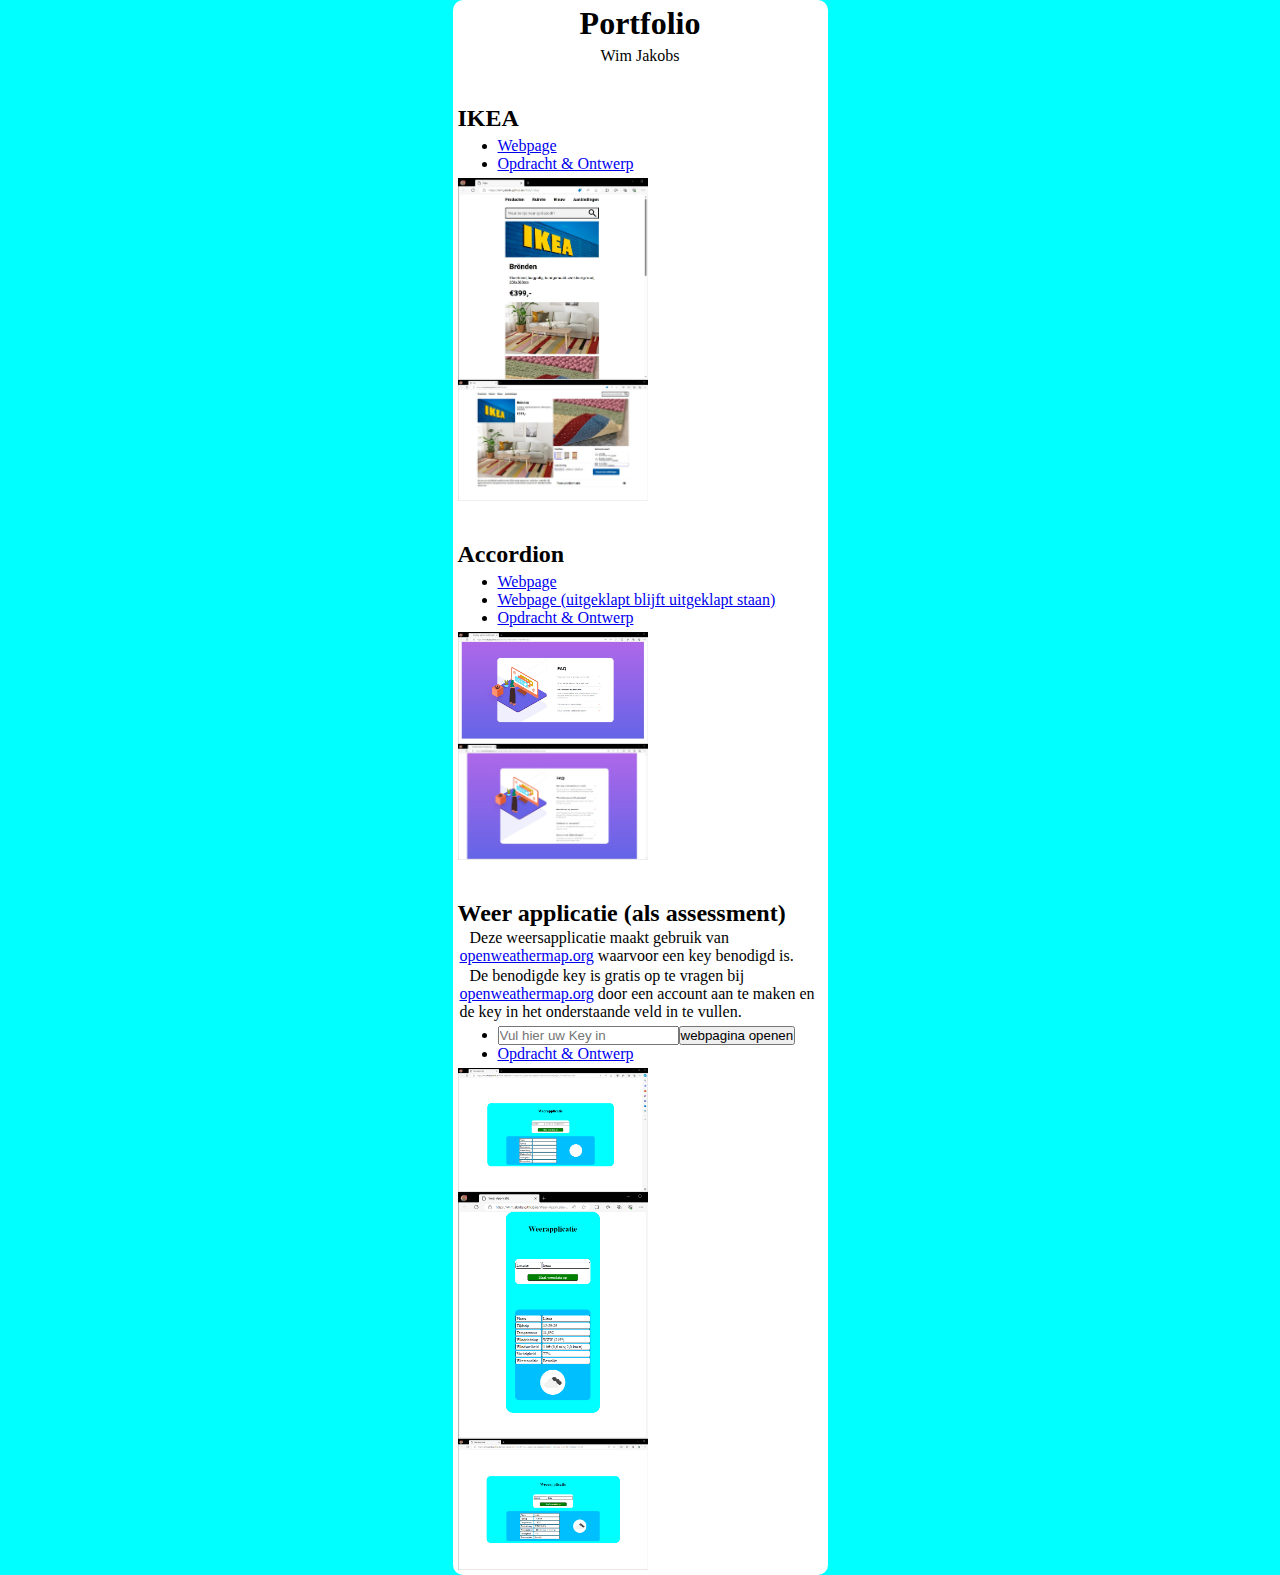
<file: index.html>
<!DOCTYPE html>
<html lang="nl">
    
	
	<head>
        <meta charset="UTF-8">
        <meta name="viewport" content="width=device-width, initial-scale=1.0"> <!-- displays site properly based on user's device -->

        <title>Portfolio</title>

    
        <!-- <link rel="stylesheet" href="./styles/stylesheet.css">   -->

        <style>


            * {
                margin: 0px;
                padding: 0px;
                box-sizing: border-box;
            }            


            body {
                background-color: aqua;
                height: 100vh;
                display: flex;
                flex-wrap: wrap;
                justify-content: center;
                align-content:center;

            }

            .container {
                /* margin-left: auto; */
                /* margin-right: auto; */
                padding: 5px;
                width: 1200px;
                background-color: white;
                border-radius: 10px;
            }

            h1 {
                text-align: center;
            }
            .naam {
                text-align: center;
                min-width: 100%;
            }

            h2 {
                margin-top: 40px;
                margin-bottom: 0px;
            }


            .links-linkjes-rechts-plaatjes {
                display: flex;
            }
            
            img {
                width: 190px;
            }


            div > ul {
                min-width: 600px;
                max-width: 600px;

                margin-block-start: 0em;
                margin-block-end: 0em;
                margin-inline-start: 0px;
                margin-inline-end: 0px;
                padding-inline-start: 40px;


                /* float: left; */
            
            }

            div > div {
                /* width: 600px; */
                min-width: 600px;
                max-width: 600px;
            }

            p {
                margin: 2px;
            }
        
            img {
                vertical-align: middle;
            }




            /* ----------------------------------------------- Mobile --------------------------------------------------- */

            @media screen and (max-width: 1300px) {


                body {
                    align-content:start;

                }                

                .container {
                    width: 375px;
                }
                
                .links-linkjes-rechts-plaatjes {
                    flex-direction: column;
                } 

                div > ul {
                    min-width: 365px;
                    max-width: 365px;
                    /* float: left; */
                
                }

                div > div {
                    /* width: 600px; */
                    min-width: 365px;
                    max-width: 365px;
                    margin-top: 5px;
                }                
                
                p {
                    /*padding-left: 5px;*/
                    text-indent: 10px;
                }

                
            }
        

        
        
        
        </style>







    </head>
    
    <body>


        <div class="container">
            <h1>Portfolio</h1>
            <div class="naam">Wim Jakobs</div>
            <!-- <br> -->
            <!-- <br> -->



                <h2>IKEA</h2>
                <div class="links-linkjes-rechts-plaatjes">
                    <ul>
                        <li><a href="https://wimjakobs.github.io/IKEA/index/" target="_blank">Webpage</a></li>
                        <li><a href="https://github.com/WimJakobs/IKEA" target="_blank">Opdracht & Ontwerp</a></li>
                    </ul>
                    <div>
                        <a href="./images/ikea-mobile-1.jpg" target="_blank"><img src="./images/ikea-mobile-1.jpg" ></a>
                        <a href="./images/ikea-desktop-1.jpg" target="_blank"><img src="./images/ikea-desktop-1.jpg"></a>
                    </div>
                </div>
                
                
                <h2>Accordion</h2>
                <div class="links-linkjes-rechts-plaatjes">
                    <ul>
                        <li><a href="https://wimjakobs.github.io/accordion/index-tekst-in-html-element/" target="_blank">Webpage</a></li>
                        <li><a href="https://wimjakobs.github.io/accordion/index-tekst-in-html-element/index.html?achterdeur=true" target="_blank">Webpage (uitgeklapt blijft uitgeklapt staan)</a></li>
                        <li><a href="https://github.com/WimJakobs/accordion" target="_blank">Opdracht & Ontwerp</a></li>
                    </ul>
                    <div>
                        <a href="./images/accordion-desktop-1.jpg" target="_blank"><img src="./images/accordion-desktop-1.jpg"></a>
                        <a href="./images/accordion-desktop-2.jpg" target="_blank"><img src="./images/accordion-desktop-2.jpg"></a>
                    </div>
                </div>



                <h2>Weer applicatie (als assessment)</h2>
                <p>Deze weersapplicatie maakt gebruik van <a href="https://openweathermap.org/" target="_blank">openweathermap.org</a> waarvoor een key benodigd is.</p>
                <p>De benodigde key is gratis op te vragen bij <a href="https://openweathermap.org/" target="_blank">openweathermap.org</a>  door een account aan te maken en de key in het onderstaande veld in te vullen.</p>
                <div class="links-linkjes-rechts-plaatjes">
                    <ul>
                        <li><input type="text" required placeholder="Vul hier uw Key in" name="key" id="key"><button id="enter">webpagina openen</button></li>
                        <li><a href="https://github.com/WimJakobs/Weer-Applicatie-Project-Assessment" target="_blank">Opdracht & Ontwerp</a></li>
                    </ul>   
                    <div>
                        <a href="./images/Weer-Applicatie-Project-screenshot-1.png" target="_blank"><img src="./images/Weer-Applicatie-Project-screenshot-1.png"></a>
                        <!-- <a href="./images/Weer-Applicatie-Project-screenshot-2.png" target="_blank"><img src="./images/Weer-Applicatie-Project-screenshot-2.png"></a> -->
                        <a href="./images/Weer-Applicatie-Project-screenshot-3.png" target="_blank"><img src="./images/Weer-Applicatie-Project-screenshot-3.png"></a>
                        <a href="./images/Weer-Applicatie-Project-screenshot-4.png" target="_blank"><img src="./images/Weer-Applicatie-Project-screenshot-4.png"></a>
                    </div>                 
                </div>
            </div>
            
            
                



        
    </body>

    <script>
        const key=document.getElementById('key');
        const enter=document.getElementById('enter');

        enter.addEventListener('click', urlOpenen);

        function urlOpenen() {
            if (key.value != "") {
                window.open("https://wimjakobs.github.io/Weer-Applicatie-Project/index__besproken_aanpassing-bestandsverwijzingen_URL.html?key=" + key.value);
            } else {
                if (window.confirm("Wilt u doorgaan zonder ingevulde key?")) {
                    window.open("https://wimjakobs.github.io/Weer-Applicatie-Project/index__besproken_aanpassing-bestandsverwijzingen_URL.html?key=" + key.value);
                }
            } 
        }
        

        
        
    </script>


</html>
</file>
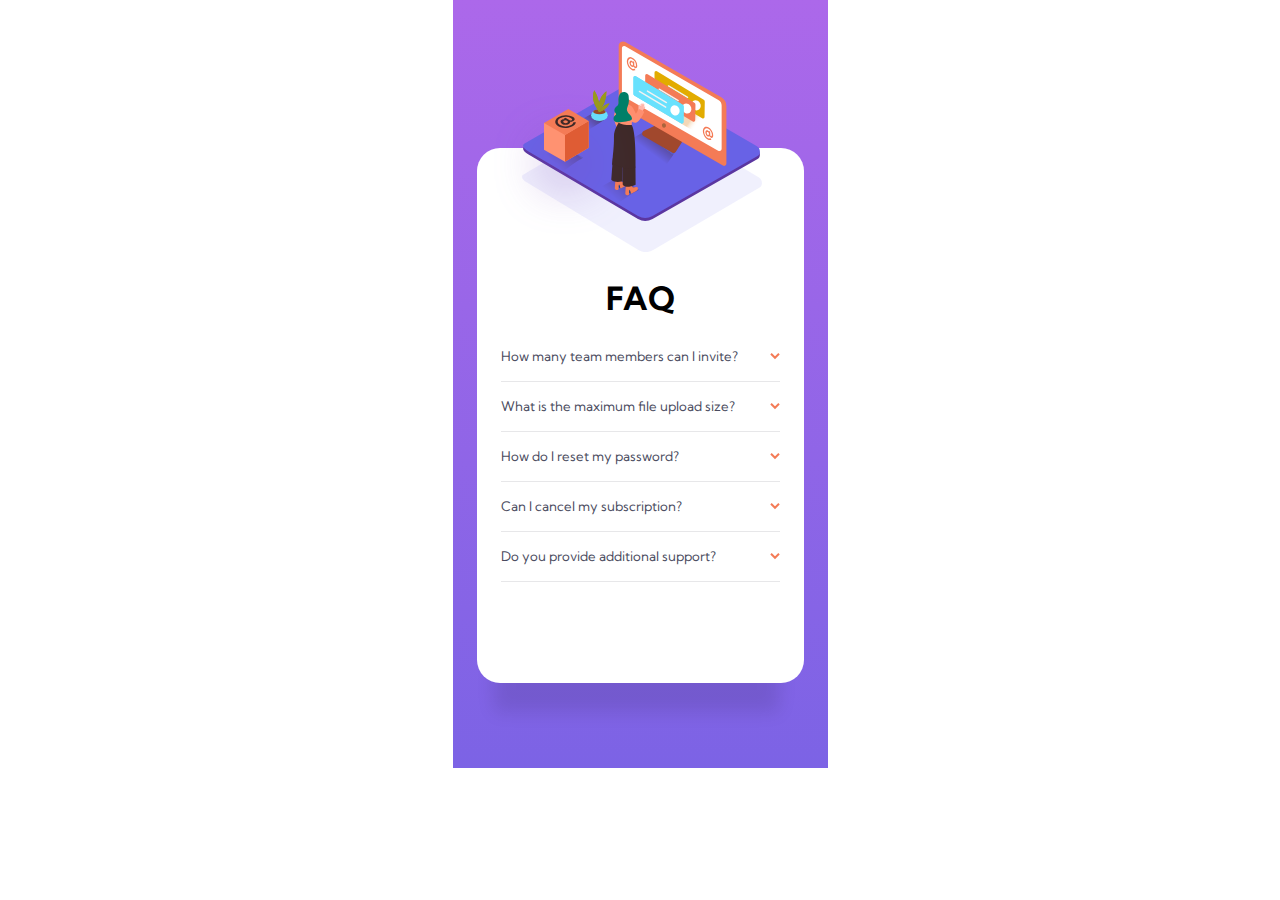
<file: accordion/index-tekst-in-html-element/index.html>
<!DOCTYPE html>
<html lang="en">
<head>
    <meta charset="UTF-8">
    <meta name="viewport" content="width=device-width, initial-scale=1.0"> <!-- displays site properly based on user's device -->

    <title>Frontend Mentor | FAQ Accordion Card</title>

    <link rel="preconnect" href="https://fonts.googleapis.com">
    <link rel="preconnect" href="https://fonts.gstatic.com" crossorigin>
    <link href="https://fonts.googleapis.com/css2?family=Kumbh+Sans:wght@400;700&display=swap" rel="stylesheet">

    <link rel="icon" type="image/png" sizes="32x32" href="../images/favicon-32x32.png">
    
    <link rel="stylesheet" href="./styles/stylesheet.css">

    

</head>
<body>
    <div class="container">   <!-- deze container is noodzaak omdat in <body> achtergrondkleur over de gehele scherm doorloopt -->
        <div class="container-sub">
            
            <div id="illustration-box-desktop"></div>
            
            <div class="container-h-vraag-antwoord">
                <h1 class="FAQ">FAQ</h1>
                
                <div class="vraag-en-antwoord">      <!-- deze div mag worden ingezet  want vraag en antwoord is als groep aan te merken.    Verder nodig voor event.target.ParentElement in JS -->
                    <div class="vraag">How many team members can I invite?<img src="../images/icon-arrow-down.svg" alt="arrow-down"></div>
                    <div class="antwoord">You can invite up to 2 additional users on the Free plan. There is no limit on 
                        team members for the Premium plan.</div>
                </div>

                <div class="vraag-en-antwoord">
                    <div class="vraag">What is the maximum file upload size?<img src="../images/icon-arrow-down.svg" alt="arrow-down"></div>
                    <div class="antwoord">No more than 2GB. All files in your account must fit your allotted storage space.</div>
                </div>

                <div class="vraag-en-antwoord">
                    <div class="vraag">How do I reset my password?<img src="../images/icon-arrow-down.svg"  alt="arrow-down"></div>
                    <div class="antwoord">Click “Forgot password” from the login page or “Change password” from your profile page.
                    A reset link will be emailed to you.</div>
                </div>

                
                

                <div class="vraag-en-antwoord">
                    <div class="vraag">Can I cancel my subscription?<img src="../images/icon-arrow-down.svg" alt="arrow-down"></div>
                    <div class="antwoord">Yes! Send us a message and we’ll process your request no questions asked.</div>
                </div>

                <div class="vraag-en-antwoord">
                    <div class="vraag">Do you provide additional support?<img src="../images/icon-arrow-down.svg" alt="arrow-down"></div>
                    <div class="antwoord">Chat and email support is available 24/7. Phone lines are open during normal business hours.</div>
                </div>
            </div>
        </div>
    </div>
    
    <script src="scripts/script.js"></script>    

</body>




</html>
</file>
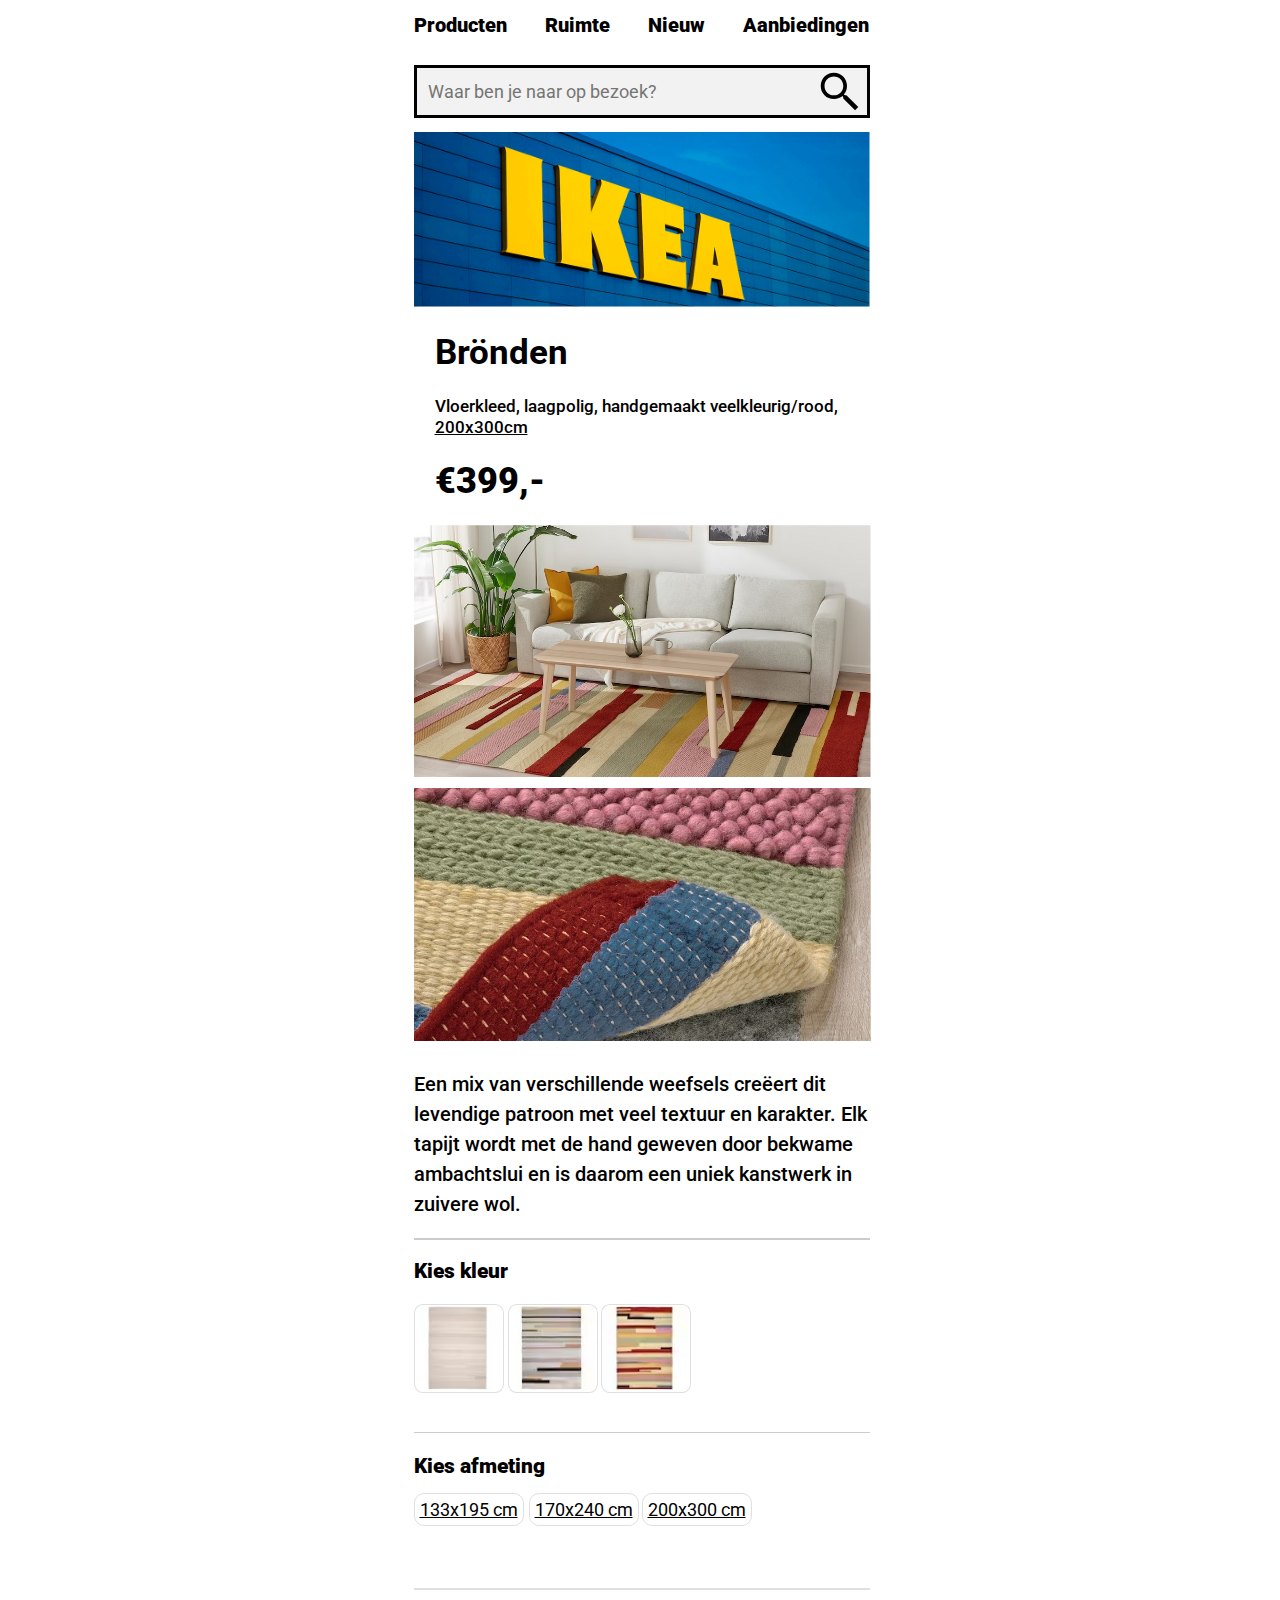
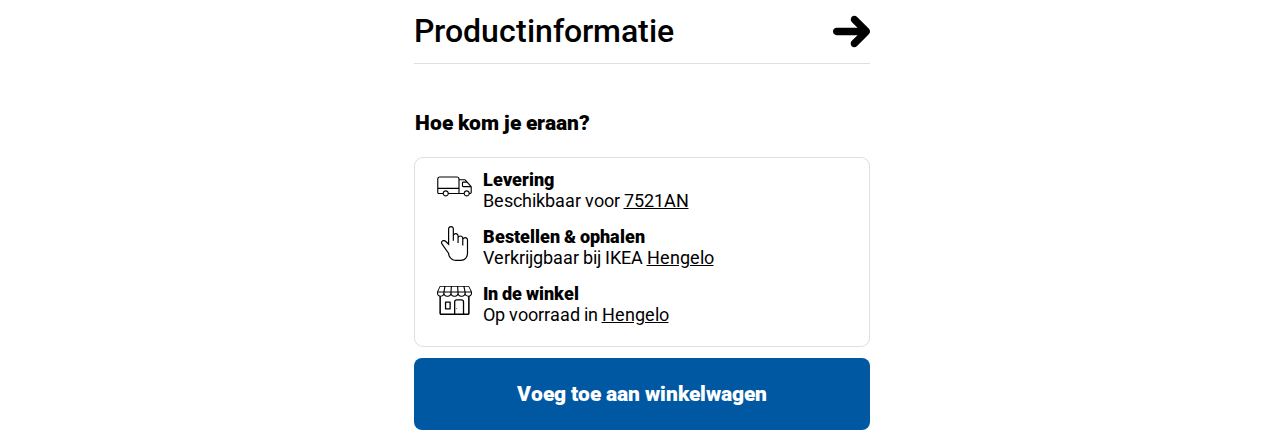
<file: IKEA/index/index.html>
<!DOCTYPE html>
<html lang="en">
<head>
    <meta charset="UTF-8">
    <meta http-equiv="X-UA-Compatible" content="IE=edge">
    <meta name="viewport" content="width=device-width, initial-scale=1.0">
    <title>Ikea</title>

    <link href="https://fonts.googleapis.com/css2?family=Roboto:wght@400;500;900&display=swap" rel="stylesheet">

    <link rel="stylesheet" href="styles/style.css">

    <style>
        
    </style> 

</head>
<body>
    <div class="container">
            <header>
                <nav>
                    <ul>
                        <li>Producten
                            <!-- <ul><li>Kranen</li><li>Meubels</li><li>Stoelen</li></ul>    had gedacht: meteen menu bouwen -->
                        </li>
                        <li>Ruimte
                            <!-- <ul><li>Keuken</li><li>Woonkamer</li><li>Badkamer</li></ul>  had gedacht: meteen menu bouwen -->
                        </li>
                        <li>Nieuw</li>
                        <li>Aanbiedingen</li>
                    </ul>
                </nav>

                <form id="result-zoekform" method="post" action="www.test.nl">
                    <label for="zoekopdracht"></label>
                    <!-- <i class="icon-search"></i> -->
                    <input name="zoekveld" id="zoekopdracht" type="text" form="result-zoekform" placeholder="Waar ben je naar op bezoek?"> 
                </form>
            </header>
            
            <img class="logo" src="../images/logo.png" alt="IKEA logo">
            
            <main>
                <h1>Brönden</h1>
                <p class="korte-omschrijving">Vloerkleed, laagpolig, handgemaakt veelkleurig/rood, <span class="underline">200x300cm</span></p>
                <div class="prijs">€399,-</div>
            </main> 
            
            <img src="../images/bronden-vloerkleed-1.jpg" alt="vloerkleed op vloer">
            <!-- <p class="test"></p>  -->
            <p class="lange-omschrijving">Een mix van verschillende weefsels creëert dit levendige patroon met veel textuur en karakter. Elk tapijt wordt met de hand geweven door bekwame ambachtslui en is daarom een uniek kanstwerk in zuivere wol.</p>
            
            <img src="../images/bronden-vloerkleed-2.jpg" alt="vloerkleed ingezoomd">
            
            <div class="formulier1">
                <!-- <label for="kies-kleur" class="text-vraag">Kies kleur</label> -->
                <fieldset id="kies-kleur">
                    <legend>Kies kleur</legend>
                    <input id="bronden-vloerkleed-kleur-1" type="radio" name="kies-kleur"><label for="bronden-vloerkleed-kleur-1"></label>
                    <input id="bronden-vloerkleed-kleur-2" type="radio" name="kies-kleur"><label for="bronden-vloerkleed-kleur-2"></label>
                    <input id="bronden-vloerkleed-kleur-3" type="radio" name="kies-kleur"><label for="bronden-vloerkleed-kleur-3"></label>
                </fieldset>

                <hr>
                
                <!-- <label for="kies-afmeting" class="text-vraag">Kies afmeting</label> -->
                <fieldset id="kies-afmeting">
                    <legend>Kies afmeting</legend>
                    <input id="133x195cm" type="radio" name="kies-afmeting"><label for="133x195cm"><span>133x195 cm</span></label>
                    <input id="170x240cm" type="radio" name="kies-afmeting"><label for="170x240cm"><span>170x240 cm</span></label>
                    <input id="200x300cm" type="radio" name="kies-afmeting"><label for="200x300cm"><span>200x300 cm</span></label>
                </fieldset>
            </div>

            <div class="formulier2">
                <!-- <label for="hoe-kom-je-eraan" class="text-vraag">Hoe kom je eraan?</label> -->
                <fieldset id="hoe-kom-je-eraan">
                    <legend>Hoe kom je eraan?</legend>
                    
                    <input id="levering" type="radio" name="hoe-kom-je-eraan">
                    <label for="levering">
                        <img src="../images/delivery.svg" alt="">
                        <span class="vet">Levering</span>
                        <span>Beschikbaar voor <span class="underline">7521AN</span></span>
                    </label>      <!-- kan nog een extra inputveld in om postcode in te vullen echter zou normaliter in personila moeten zijn ingevuld, dus van daaruit ingelezen moeten zijn -->
                    
                    <input id="Bestellen-en-ophalen" type="radio" name="hoe-kom-je-eraan">
                    <label for="Bestellen-en-ophalen">
                        <img src="../images/click-collect.svg" alt="">
                        <span class="vet">Bestellen & ophalen</span>
                        <span>Verkrijgbaar bij IKEA <span class="underline">Hengelo</span></span>
                    </label>
                    
                    <input id="in-de-winkel" type="radio" name="hoe-kom-je-eraan">
                    <label for="in-de-winkel">
                        <img src="../images/store-icon.svg" alt="">
                        <span class="vet">In de winkel</span>
                        <span>Op voorraad in <span class="underline">Hengelo</span></span>
                    </label>
                </fieldset>
                
                <button class="vet text-vraag">Voeg toe aan winkelwagen</button>
        
            </div>

            <div class="productinformatie">
                <a>Productinformatie<img src="../images/right-arrow-svg.svg" alt="pijl naar rechts"></a> <!-- href leeg is beter weglaten -->
            </div>
        
    </div>
</body>
</html>
</file>
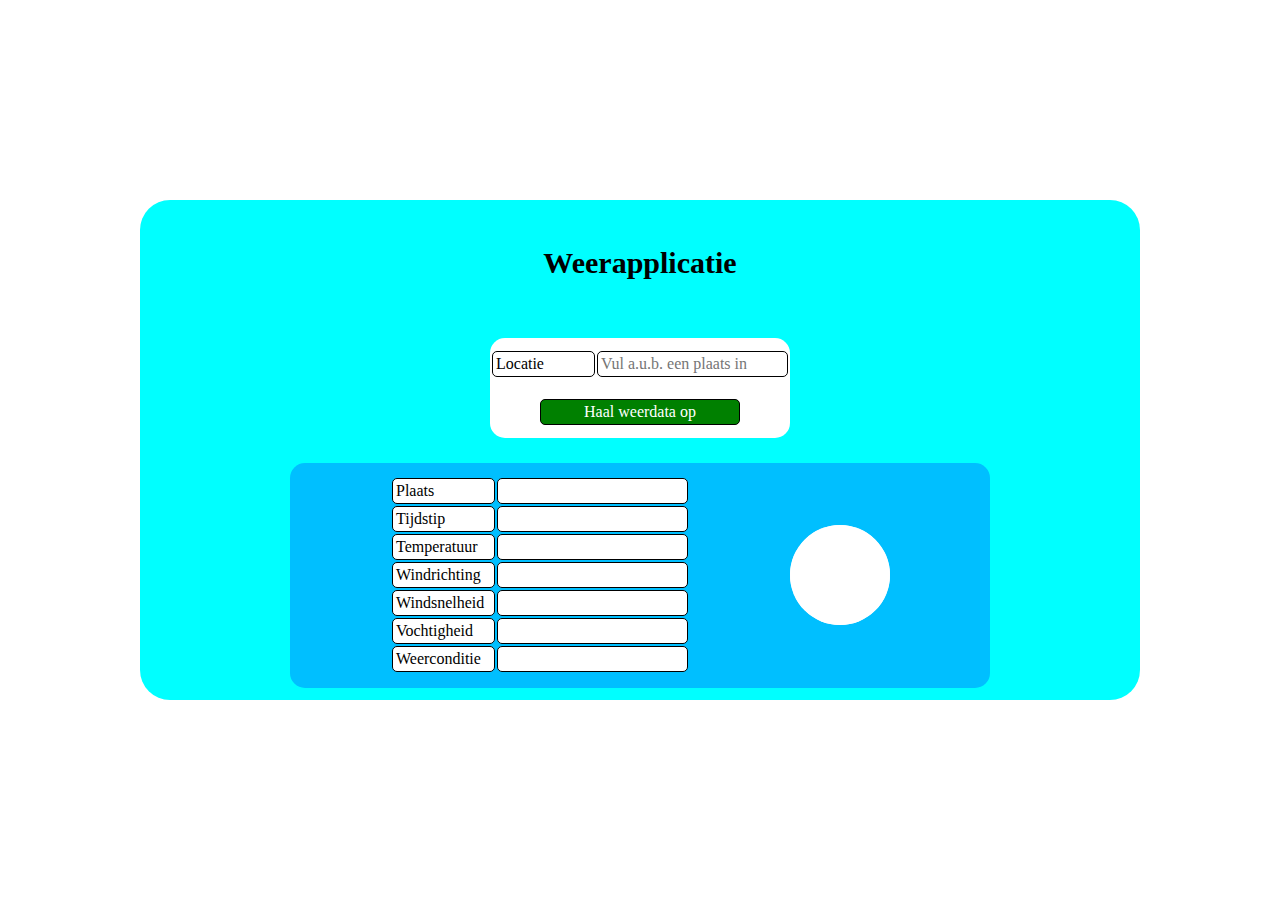
<file: Weer-Applicatie-Project/index__besproken_aanpassing-bestandsverwijzingen_URL.html>
<!DOCTYPE html>
<html lang="nl">
<head>
    <meta charset="utf-8">
    <meta name="viewport" content="width=device-width, initial-scale=1.0">
    <title>Weer Applicatie</title>
    <link rel="stylesheet" href="./styles/style__besproken.css">
</head>
<body>
    <div class="container">
            <h1>Weerapplicatie</h1>
                
            <div class="container-invoer">
                <fieldset>
                    <label for="locatie">Locatie</label>    
                    <input type="text" name="locatie" id="locatie" placeholder="Vul a.u.b. een plaats in">
                </fieldset>
                <button id="knopDataOphalen" >Haal weerdata op</button>
            </div>
            
            <div class="container-uitvoer">    <!-- deze is louter nodig voor desktop, echter deze vernaggeld de mobile  -->
                <table>
                    <tr>
                        <td>Plaats</td>
                        <td id="plaats"></td>
                    </tr>

                    <tr>
                        <td>Tijdstip</td>
                        <td id="tijdstip"></td>
                    </tr>


                    <tr>
                        <td>Temperatuur</td>
                        <td id="temperatuur"></td>
                    </tr>
            
                    <tr>
                        <td>Windrichting</td>
                        <td id="windrichting"></td>
                    </tr>
                
                    <tr>
                        <td>Windsnelheid</td>
                        <td id="windsnelheid"></td>
                    </tr>

                    <tr>
                        <td>Vochtigheid</td>
                        <td id="vochtigheid"></td>
                    </tr>

                    <tr>
                        <td>Weerconditie</td>
                        <td id="weerconditie"></td>
                    </tr>


                </table>


                <img src="./images/WitteVlak.png" id="weersymbool" alt="weerconditie-grafisch">
            </div>

    
    
    
    
    </div>
    

<script src="./scripts/script__besproken_URL.js"></script>     <!--  20240313 -->
</body>
</html>
</file>
<file: accordion/index-tekst-in-html-element/styles/stylesheet.css>
/* ---------------------------------------------------------  Inhoud    ---------------------------------------------------------------- */
/* ------------ Algemeen ----------------------- */
/* ------------ Mobiel ------------------------ */
/* ------------ Desktop ---------------------- */




/* ---------------------------------------------------------  Algemeen  ---------------------------------------------------------------- */

:root {


 /*   ### Primary  */

/*#### Text */

 --Very-dark-desaturated-blue: hsl(238, 29%, 16%);
 --Soft-red: hsl(14, 88%, 65%);

/* #### Gradient */

/* Background gradient: */

--Soft-violet: hsl(273, 75%, 66%);
--Soft-blue: hsl(240, 73%, 65%);
--Soft-violet-alpha: hsl(273, 75%, 66%, 1);
--Soft-blue-alpha: hsl(240, 73%, 65%, 1);


/* ### Neutral */

/* #### Text */

--Very-dark-grayish-blue: hsl(237, 12%, 33%);
--Dark-grayish-blue: hsl(240, 6%, 50%);

/* #### Dividers */
--Light-grayish-blue: hsl(240, 5%, 91%);
}


* { 
    font-family: 'Kumbh Sans', sans-serif;
    
    box-sizing: border-box;
    
    margin: 0px;
    padding: 0px;

}


.container-sub {
    background-color: white;

    border-radius: 23px;
}



.vraag-en-antwoord {
    border-bottom: 1px solid var(--Light-grayish-blue);
    padding-top: 3px;        /* 3px van gemaakt want wil niet dat bij lijn al direct oversprint */       /* was 16px */
    padding-bottom: 3px;    /* zie padding-top */
}


.vraag {
    
    display: flex;
    justify-content: space-between;
    align-items: center;
    
    font-size: 14px;

    padding-top: 13px;
    padding-bottom: 13px;

    color: var(--Very-dark-grayish-blue);
}


.vraag:hover {
    color: var(--Soft-red);
    cursor: url(../../images/hand-pointer-regular-32px-32px.svg), pointer;
}


.arrow {
    align-self: center;
}


.antwoord {
    display: none;
    font-size: 12px;
    color: var(--Dark-grayish-blue);
    line-height: 18px;
    margin-top: -2px;
    padding-top: 0px;                         /* was 10px */
    padding-bottom: 14px;
}




/* ---------------------------------------------------------  Mobiel  ------------------------------------------------------------------ */

@media screen and (max-width: 1450px) {
    .container { 
        width: 375px;
        height: 768px;
        padding-top: 148px;
        margin-left: auto;
        margin-right: auto;
        background: linear-gradient(hsl(271.38deg 75.58% 66.27%), hsl(251.54deg 71.43% 64.31%));   /* handmatig door colorpicker gedaan want ofiiciele kleuren niet toereikend genoeg. */
    }


    .container-sub {
        position: relative;
        width: 327px;
        height: 535px;
        
        padding-top: 130px;
        margin-left: auto;
        margin-right: auto;
        
        background-image: url('../../images/bg-pattern-mobile.svg');
        background-repeat: no-repeat;
        background-position: top 0px left 45px;     
        
        box-shadow: -4px 50px 18px -21px rgba(0, 0, 0, 0.1);
    }


    .container-sub::before {
        position: absolute;
        content: url('../../images/illustration-woman-online-mobile.svg');
        top: -107px;
        left: 17px;
    }


    .container-h-vraag-antwoord {
        width: 279px;

        margin-left: auto;
        margin-right: auto;
    }


    h1 {
        padding-bottom: 14px;
        text-align: center;
    }


    .vraag-en-antwoord {
        padding-top: 3px;        /* 3px van gemaakt want wil niet dat bij lijn al direct oversprint */       /* was 16px */
        padding-bottom: 4px;    /* zie padding-top */  /* was 16px */
    }


    .vraag {
        font-size: 13.2px;

        padding-top: 13px;
        padding-bottom: 13px;
    }


    .antwoord {
        font-size: 12.2px;
        line-height: 18px;
        margin-top: -2px;
        padding-top: 0px;                         /* was 10px */
        padding-bottom: 14px;
        padding-right: 32px;
    }



}




/* ---------------------------------------------------------  Desktop  ----------------------------------------------------------------- */
@media screen and (min-width: 1450px) {
    .container { 
        width: 1440px;
        height: 768px;
        
        padding-top: 128px;
        padding-left: 281px;
        margin-left: auto;
        margin-right: auto;

        background: linear-gradient(var(--Soft-violet), var(--Soft-blue));
    }


    .container-sub {
        position: relative;
        width: 919px;
        height: 509px;
        
        background-image: url('../../images/illustration-woman-online-desktop.svg'), url('../../images/bg-pattern-desktop.svg');
        background-repeat: no-repeat, no-repeat;
        background-position: top 71px left -81px, top -295px left -574px; 
    }


    #illustration-box-desktop {
        position: absolute;
        left: -93px;
        top: 204px;
    }


    #illustration-box-desktop::before {
        content: url('../../images/illustration-box-desktop.svg');
    }


    .container-h-vraag-antwoord {
        padding-top: 63px; 

        margin-left: 476px;
        width: 348px;
    }


    h1 {
        padding-bottom: 21px;
    }


    .vraag {
        padding-right: 14px;
    }


    .antwoord {
        padding-right: 14px;
    }

}
</file>
<file: IKEA/index/styles/style.css>
/* ----------------------------------------------- Inhoud --------------------------------------------------- */

/* Basic */
/* Mobile */
/* Desktop */




/* ----------------------------------------------- Basic --------------------------------------------------- */
:root {
    --black: #000000;
    --beige-light: #f2f2f2;
    --beige-middle:#dfdfdf;
    --beige-dark:#cccccc;
    --beige-very-dark:#807e7e;    /* zelf tussen gevoegd voor bij afmeting (desktop) */
    --gray:#484848;
    --blue-dark:#0058a3;
}

html {

    font-size: 18px;
}

* {
    margin:0px;
    padding: 0px;
    box-sizing: border-box;
    font-family: Roboto;   /* anders wordt button niet gepakt */
}


.container {
    display: grid;
    margin-left: auto;
    margin-right: auto;
}


header { grid-area: hd; }


header nav ul {    /* flexen om tussen de menu-items op een makkelijke wijze zelfde tussenruimte te creeren zonder gedonder met margin */
                    /* nadeel: moet weer een vastgestelde afmeting hebben (al dan niet relative) */
    display: flex;
    justify-content:space-between ;
}


header nav ul li {
    display: inline;
    list-style: none;
    font-weight: 900;
}


header nav ul li:hover { cursor: pointer; }


header input {
    border: 3px solid black;
    background-image: linear-gradient(to right, var(--beige-light), var(--beige-light)), url(../../images/search-icon.svg);
    background-repeat: no-repeat, no-repeat;
    background-color: var(--beige-light);
}

header input:hover { background-image: linear-gradient(to right, var(--beige-dark), var(--beige-dark)), url(../../images/search-icon.svg); }

img[src$="logo.png"] { grid-area: logo; }


main { grid-area: main; }

.korte-omschrijving { font-weight: 500; }

.prijs { font-weight: 900; }

p {
    grid-area: p1;
    font-weight: 500;
}


img[src$="bronden-vloerkleed-1.jpg"] { grid-area: img1; }

img[src$="bronden-vloerkleed-2.jpg"] { grid-area: img2; }



/*  - - - - - - - - - - formulier1 & formulier 2 (basis) - - */


fieldset[id="kies-afmeting"] input:checked + label,
fieldset[id="hoe-kom-je-eraan"] input:checked + label {
    border: 1px solid blue;
}

input[id^="bronden-vloerkleed-kleur"]:hover + label,
fieldset[id="kies-afmeting"] input:hover + label,
fieldset[id="hoe-kom-je-eraan"] input:hover + label {
    cursor: pointer;
    border: 1px solid black;
}



legend { font-weight: 900; }



/*  - - - - - - - - - - formulier1 (basis) - - - - - - - - - */


.formulier1 {
    grid-area: form1;
    display: grid;
}


.formulier1 fieldset { border: none; }

.formulier1 input { display: none; }

fieldset[id="kies-kleur"] { grid-row: 1 / span 1; }

hr {
    grid-row: 2 / span 1;
    border: none;
    border-top: 1px solid var(--beige-dark);
}

fieldset[id="kies-afmeting"] { grid-row: 3 / span 1; }



/*  - - - - - - - - - - formulier1: Kies kleur (basis) - - - - - - - */


label[for^="bronden-vloerkleed-kleur"] {
    display: inline-block;

    border-radius: 10%;   /* 5px */
    border: 1px solid var(--beige-middle);

    background-position: center;
    background-repeat: no-repeat;
}

input[id^="bronden-vloerkleed-kleur"]:checked + label { border: 2px solid blue; }

input[id^="bronden-vloerkleed-kleur"]:hover + label { border: 2px solid black; }


label[for="bronden-vloerkleed-kleur-1"] { background-image: url(../../images/bronden-vloerkleed-kleur-1.jpg); }

label[for="bronden-vloerkleed-kleur-2"] { background-image: url(../../images/bronden-vloerkleed-kleur-2.jpg); }

label[for="bronden-vloerkleed-kleur-3"] { background-image: url(../../images/bronden-vloerkleed-kleur-3.jpg); }







/*  - - - - - - - - - formulier1: kies-afmeting (basis) - - - - - - - - - - */


fieldset[id="kies-afmeting"] label { 
    display: inline-flex;
    border: 1px solid var(--beige-middle);
    align-items: center;
    justify-content: center;
}


/* - - - - -- - - - - formulier 2 (Basis) - -- - - - - -- - - - - -- - - - -- */



.formulier2 { grid-area: form2; }


fieldset[id="hoe-kom-je-eraan"] {
    position: relative;
    border: 1px solid var(--beige-middle);
}

fieldset[id="hoe-kom-je-eraan"] legend { position: absolute; }


fieldset[id="hoe-kom-je-eraan"] input { display: none; }

fieldset[id="hoe-kom-je-eraan"] label {
    display: block;
    border: 1px solid white;   /* om verspringen te voorkomen als het wordt gehoverd of wordt geselecteerd indien er gebruik wordt gemaakt van een border */
    border-radius: 5px;
}

fieldset[id="hoe-kom-je-eraan"] > label > span {
    display: block;
}


fieldset[id="hoe-kom-je-eraan"] img { float: left; }


button {
    display: inline-block;
    color: white;
    background-color: var(--blue-dark);
    border: none;
}

button:hover { cursor: pointer; }





/*  - - - - - - - - - - Productinformatie (basis)- - - - - - - - - - */

.productinformatie { grid-area: prod; }

.productinformatie:hover { cursor: pointer; }

.productinformatie a {
    display: flex;
    justify-content: space-between;
    font-weight: 500;
    border-bottom: 1px solid var(--beige-middle);    
}



/* ----    -----    ----    ----  Tekst opmaak  ----   ----    ----    ----    ----  ---- */

.vet { font-weight: 900; }

.underline { text-decoration: underline; }


/* ----------------------------------------------- Mobile --------------------------------------------------- */

@media screen and (max-width: 1440px) {

    .container {
        width: 475px;
        padding: 0px 8px 0px 11px;
        grid-template-rows: 132px 175px 217px 260px 257px 197px 350px 75px 383px;
        /*                  hd    logo  main  img1  img2  p1    form1 prod form2 */
        grid-template-columns: 100%;
        grid-template-areas: 
            "hd"
            "logo" 
            "main"
            "img1"
            "img2"
            "p1"
            "form1"
            "prod"
            "form2";

    }

    header nav ul li {
        font-size: 1.10rem;
        margin: 14px 0px 0px 0px;
    }

    header input {
        width: 100%;
        height: 53px;
        margin-top: 28px;
        padding-left: 11px;
        font-size: 1.0rem;
        background-size: 88% 53px, 45px;
        background-position: left, right 5px center;
    }


    img[src$="logo.png"] {
        width: 100%;
        height: 150%;
        clip-path: inset(20.2% 0px 13.3% 0px);
        margin-top: -53px;
    }

    main { padding: 0px 0px 0px 21px; }

    main h1{ 
        font-size: 1.95rem; 
        margin: 24px 0px 0px 0px;
    }
    
    .korte-omschrijving {
        font-size: 0.97rem;
        line-height: 21px;
        margin: 23px 0px 0px 0px;
    }

    .prijs {
        font-size: 2.0rem;
        margin: 22px 0px 0px 0px;
    }

    img[src$="bronden-vloerkleed-1.jpg"] {
        clip-path: inset(30% 0px 14.2% 0px); 
        width: 457px;
        height: 451px;    
        margin-top: -134px;
    }

    img[src$="bronden-vloerkleed-2.jpg"] {
        clip-path: inset(0px 10% 50% 0px);
        width: 508px;
        height: 506px;
        margin-top: 4px;        
    }

    p {
        margin-top: 29px;        
        font-size: 1.10rem;
        line-height: 30px;
    }

    /* - - - - - - - - - - formulier1 & formulier2 (Mobile) - - - - - - - - */
    legend { font-size: 1.15rem; }


    /* - - - - - - - - - - formulier 1 (Mobile) - - - - - - - - - - - - */

    .formulier1 {
        grid-template-rows: 173px 6px 149px;
        border-top: 2px solid var(--beige-dark);
        padding-left: 0px;
        padding-top: 19px;
    }

    label[for^="bronden-vloerkleed-kleur"] {
        width: 90px;
        height: 89px;
        margin-top: 21px;
        margin-right: 0px;
        background-size: 98% 97%;
    }

    label[for="bronden-vloerkleed-kleur-2"] {
        margin-left: 0px;
        margin-right: -1px;
    }


    /*  - - - - - - - - - - formulier1: kies-afmeting (mobile) - - - - */

    
    fieldset[id="kies-afmeting"] { margin-top: 16px;  }

    fieldset[id="kies-afmeting"] label {      
        width: 110px;
        height: 33px;
        font-size: 20px;
        margin-top: 15px;
        margin-right: 1px;
        border-radius: 10px;
    }

    fieldset[id="kies-afmeting"] label[for="170x240cm"] { margin-right: -1px; }

    fieldset[id="kies-afmeting"] label span { 
        font-size: 18px; 
        text-decoration: underline solid black 1px;
    }

    /*  - - - - - - - - - - Productinformatie (Mobile)- - - - - - - - - - */

    .productinformatie { margin-top: 0px; }

    .productinformatie a {
        align-items: center;
        height: 76px;
        /* padding-bottom: 0px; */
        margin: 0px 0px 0px 0px;
        padding: 9px 0px 0px 0px;
        font-size: 1.8rem;
        border-top: none;
        border-top: 2px solid var(--beige-middle);
    }


    img[src$="right-arrow-svg.svg"] { width: 37px; }

    /*  - - - - - - - - - - Formulier 2 (Mobile) - - - - - - - - - - - - */

    fieldset[id="hoe-kom-je-eraan"] {
        padding: 10px 0px 0px 0px;
        margin-top: 94px;
        height: 190px;
        border-radius: 9px; 
    }


    fieldset[id="hoe-kom-je-eraan"] legend { top: -47px; }
    
    fieldset[id="hoe-kom-je-eraan"] label { margin-bottom: 13px; }
    
    fieldset[id="hoe-kom-je-eraan"] img {
        width: 35px;
        margin-right: 11px;
        margin-left: 21px;
    }


    img[src$="store-icon.svg"] {margin-top: 3px;}

    /* .formulier2 fieldset label { font-size: 18px; }    Onderzoek heeft uitgewezen dat 18px het beste overeenkomt */


    button {
        margin-top: 11px;
        width: 100%;
        height: 72px;
        font-size: 1.15rem;
        border-radius: 8px;
    }

}

/* ----------------------------------------------- Desktop ------------------------------------------------- */
@media screen and (min-width: 1440px) {
    .container {
        width: 1440px;

        grid-template-columns: 108px repeat(4, 306px) 108px;
        grid-template-rows: 75px 192px 192px 255px 81px;
        grid-template-areas: 
            "left  hd    hd     hd    hd    right"
            "left  logo  main   img2  img2  right"
            "left  img1  img1   img2  img2  right"
            "left  img1  img1   form1 form2 right"
            "left  p1    p1     prod  prod  right";
    }


    header {
        display: flex;
        justify-content: space-between;
        align-items: center;
    }

    header nav { margin-top: -6px; }

    header nav ul { width: 319px; }

    header nav ul li { font-size: 0.85rem; }

    header input {
        width: 219px;
        height: 37px;
        margin-top: -4px;
        padding-left: 7px;
        font-size: 0.7rem;
        background-size: 180px 31px, 28px; 
        background-position: left, right 3px top;
    }

    img[src$="logo.png"] {
        width: 305px;
        align-self: stretch;
    }

    main { padding: 15px 0px 0px 13px; }

    main h1{ font-size: 1.4rem; }
    
    .korte-omschrijving {
        font-size: 0.65rem;
        font-weight: 500;
        line-height: 15px;
        margin-top: 16px;
    }

    .prijs {
        font-size: 1.4rem;
        margin-top: 13px;
    }

    
    img[src$="bronden-vloerkleed-1.jpg"],
    img[src$="bronden-vloerkleed-2.jpg"] {
        width: 612px;
    }

    img[src$="bronden-vloerkleed-1.jpg"] {
        clip-path: inset(65px 0px 52px 0px);
        height: 447px;    
        transform: scaleY(1.35);
        margin-top: -9px;
    }

    p {
        margin-top: 13px;        
        font-size: 0.75rem;
        line-height: 20px;
    }

    img[src$="bronden-vloerkleed-2.jpg"] {
        height: 384px;
        clip-path: inset(0px 60px 165px 0px);
        transform: scale(1.11, 1.75);
        margin-top: 144px;
        margin-left: 34px;
    }



    /* - - - - -- -- - - - - formulier1 & formulier2 (Desktop) - - - - - - - - */
    legend { font-size: 0.8rem; }


    /* - - - - - - - - - - - formulier1 (Desktop) - - - - - - - - - - - */


    .formulier1 {
        grid-template-rows: 132px 6px 119px;
        padding-left: 15px;
    }



    /*  - - - - - - - - - - formulier1: kies-kleur (desktop) - - - - */


    fieldset[id="kies-kleur"] { margin-top: 13px; }


    label[for^="bronden-vloerkleed-kleur"] {
        width: 62px;
        height: 61px;
        margin-top: 14px;
        margin-right: -1px;
        background-size: 96% 100%;
    }

    label[for="bronden-vloerkleed-kleur-2"] {
        margin-left: -1px;
        margin-right: -2px;
    }



    /*  - - - - - - - - - - formulier1: kies-afmeting (desktop) - - - - */

    
    fieldset[id="kies-afmeting"] { margin-top: 8px; }
        
    fieldset[id="kies-afmeting"] label {    
        width: 75px;
        height: 24px;
        font-size: 20px;
        margin-top: 9px;
        margin-right: -2px;
        border-radius: 5px;
    }

    fieldset[id="kies-afmeting"] label span {
        font-size: 12px;
        text-decoration: underline solid var(--beige-very-dark) 2px;
    }


    /*  - - - - - - - - - - Formulier 2: desktop - - - - - - - - - - */

    .formulier2 { padding-left: 15px; }

    fieldset[id="hoe-kom-je-eraan"] {
        padding: 7px 0px 9px 15px;
        margin-top: 45px;
        height: 130px;
        border-radius: 6px;
    }


    fieldset[id="hoe-kom-je-eraan"] legend { top: -33px; }


    fieldset[id="hoe-kom-je-eraan"] img {                 /* label img { */
        width: 25px;
        margin-right: 8px;
        margin-left: 0px;
    }

    fieldset[id="hoe-kom-je-eraan"] label { margin-bottom: 10px; }

    .formulier2 fieldset span { font-size: 12px; }

    button {     
        margin-top: 8px;
        width: 216px;
        height: 49px;
        font-size: 0.8rem;
        border-radius: 5px;
    }

    
    /* - - - - - - - - - - - - - Productinformatie: desktop - - - - - - - - */


    .productinformatie { margin-top: 14px; }

    .productinformatie a {
        align-items: center;
        height: 60px;
        margin: 0px 8px 0px 16px;
        padding: 0px 16px 0px 15px;
        font-size: 1.3rem;
        border-top: 1px solid var(--beige-middle);
    }

    img[src$="right-arrow-svg.svg"] { width: 25px; }

}
</file>
<file: Weer-Applicatie-Project/styles/style__besproken.css>
/* -------------------------------------------------------- Inhoud ---------------------------------------------------- */
/* ------------------ Algemeen & Mobiel -------------- */
/* ------------------ Desktop  ----------------------- */


/* ------------------------------------ Algemeen & Mobiel ----------------------------- */

* {
margin: 0px;
padding: 0px;

box-sizing: border-box;

font-family: 'Times New Roman', Serif;
font-size: 16px;
}

.container {
    display: flex;
    flex-direction: column;
    justify-content: space-around;
    align-items: center;
    width: 375px;
    height: 800px;
    border-radius: 30px;
    margin-left: auto;
    margin-right: auto;
    background-color: aqua;
}


h1 {
    font-size: 30px;
}

.container-invoer {
    display: flex;
    width: 300px;
    height: 100px;

    padding: 2px;

    flex-direction: column;
    justify-content: space-around;
    align-items: center;

    border-radius: 15px;

    background-color: white;
}

fieldset {
    display: flex;
    width: 100%;
    height: 26px;
    border: none;

}

label {
    border: 1px solid black;
    background-color: white;
    width: 35%;
    vertical-align: center;
    border: 1px solid black;
    border-radius: 5px;
    margin-right: 1px;
    padding: 3px;
}

input {
    width: 65%;
    border: 1px solid black;
    border-radius: 5px;
    margin-left: 1px;
    padding: 3px;
}

button {
    display: block;
    width: 200px;
    border: 1px solid black;
    border-radius: 5px;
    background-color: green;
    color: white;
    padding: 3px;
}

button:hover {
    background-color: darkgreen;
}

.container-uitvoer {
    height: 45%;
    display: flex;
    flex-direction: column;
    justify-content: space-evenly;
    align-items: center;
    background-color: deepskyblue;
    border-radius: 15px;
}

table {
    width: 300px;
    border-spacing: 2px;
}

td {
    padding: 3px;
    border: 1px solid black;
    border-radius: 5px;
    background-color: white;
}

td:nth-child(1) {
    width: 35%;
}

td:nth-child(2) {
    width: 65%;
}

img {
    width: 100px;
    height: 100px;
    border-radius: 50%;
    background-color: white;

    border: 0px;
}



/* ------------------------------------ Desktop --------------------------------------- */

@media only screen and (min-width: 1000px) {

    body {
        display: flex;
        height: 100vh;
        justify-content: center;
        align-items: center;
    }


    .container {
        display: grid;
        grid-template-rows: 1fr 1fr 2fr;
        grid-template-columns: 1fr;
        justify-items: center; 
        width: 1000px;
        height: 500px;
    }


    h1 {
        grid-row: 1 / span 1;
    }

    .container-invoer {
        grid-row: 2 / span 1;
    }


    .container-uitvoer {
        grid-row: 3 / span 1;
        flex-direction: row;
        width: 70%;
        height: 90%;
    }

}
</file>
